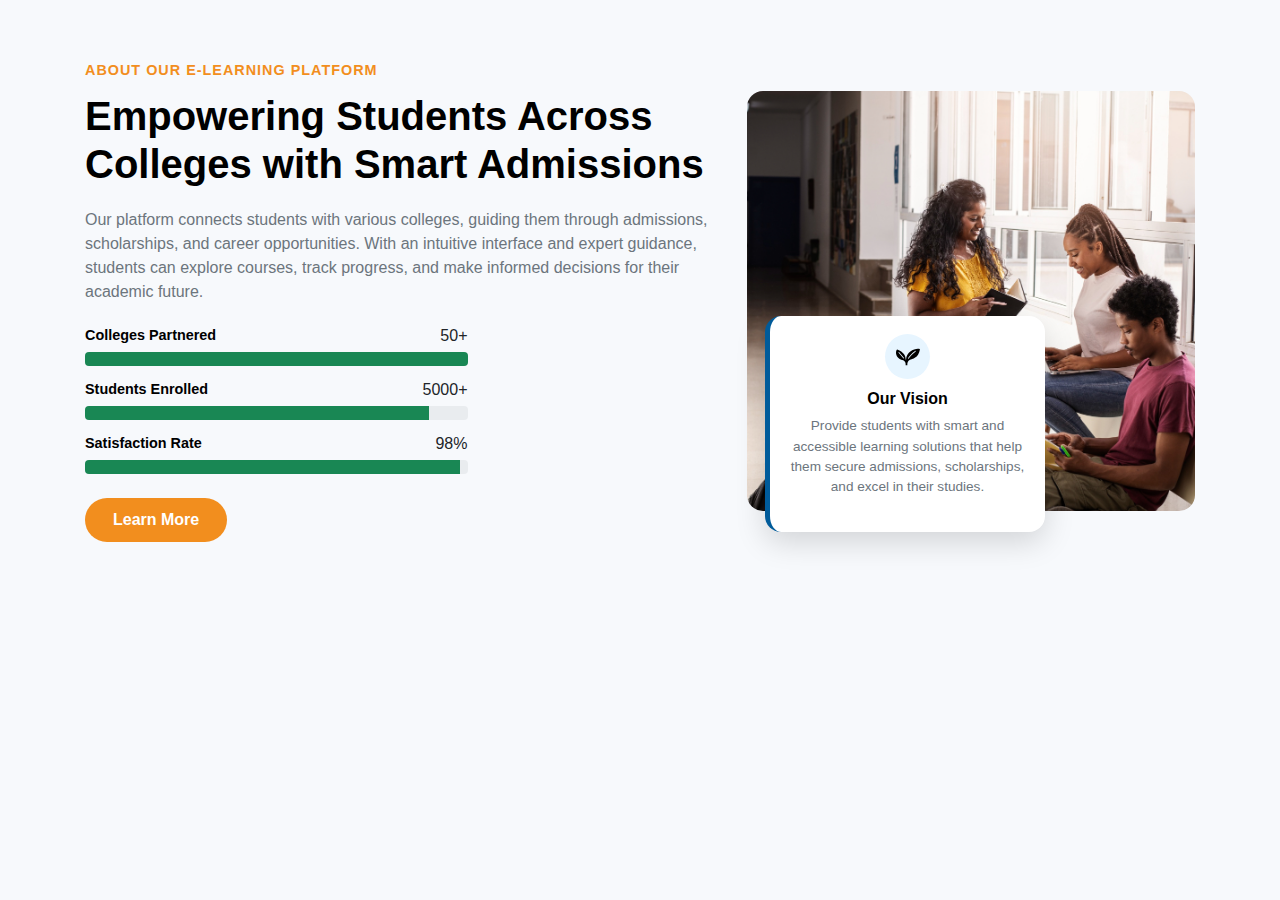
<file: Aboutus.html>
<!DOCTYPE html>
<html lang="en">

<head>
  <meta charset="UTF-8">
  <meta name="viewport" content="width=device-width, initial-scale=1.0">
  <title>E-Learning Hero Section</title>

  <!-- Bootstrap CSS -->
  <link rel="stylesheet" href="https://cdn.jsdelivr.net/npm/bootstrap@5.3.3/dist/css/bootstrap.min.css">

  <style>
    :root {
      --bot-N-primary: #005b9a;
      --bot-N-primary-dark: #f28e1e;
      --bot-N-text-dark: #000;
      --bot-N-bg-light: #f7f9fc;
      --bot-N-text-light: #fff;
    }

    body {
      font-family: 'Poppins', sans-serif;
      background-color: var(--bot-N-bg-light);
    }

    /* ========================= about Section ========================= */
    .msc-agrotech-services-hero {
      padding: 60px 15px;
      position: relative;
      overflow-x: hidden;
    }

    /* Left Content */
    .msc-agrotech-services-hero-subtitle {
      color: var(--bot-N-primary-dark);
      font-weight: 600;
      letter-spacing: 1px;
      margin-bottom: 10px;
      text-transform: uppercase;
      font-size: 0.9rem;
    }

    .msc-agrotech-services-hero-title {
      font-weight: 800;
      font-size: 2.5rem;
      line-height: 1.2;
      margin-bottom: 20px;
      color: var(--bot-N-text-dark);
    }

    .msc-agrotech-services-hero-description {
      color: #6c757d;
      font-size: 1rem;
      margin-bottom: 20px;
    }

    /* Progress bars */
    .msc-agrotech-services-hero-progress p {
      margin-bottom: 0;
      font-weight: 500;
      color: var(--bot-N-text-dark);
      font-size: 0.9rem;
    }

    .msc-agrotech-services-hero-progress .progress {
      height: 14px;
      border-radius: 4px;
      margin-bottom: 12px;
    }

    .msc-agrotech-services-hero-btn {
      background-color: var(--bot-N-primary-dark);
      color: var(--bot-N-text-light);
      border: none;
      font-weight: 600;
      transition: all 0.3s ease;
      padding: 10px 28px;
    }

    .msc-agrotech-services-hero-btn:hover {
      background-color:var(--bot-N-primary-dark);
    }

    /* Right Content */
    .msc-right-services-hero-section {
      position: relative;
      width: 100%;
      display: flex;
      align-items: center;
      justify-content: center;
    }

    .msc-right-services-hero-section img {
      width: 100%;
      object-fit: cover;
      border-radius: 1rem;
      min-height: 380px;
      max-height: 420px;
      transition: all 0.3s ease;
    }

    /* Card overlay */
    .msc-agrotech-services-hero-card {
      position: absolute;
      bottom:-5%;
      right:10px;
      transform: translateX(-50%);
      max-width: 280px;
      text-align: center;
      background: #fff;
      border-radius: 1rem;
      padding: 18px;
      box-shadow: 0 10px 30px rgba(0, 0, 0, 0.15);
      border-left: 5px solid var(--bot-N-primary);
      z-index: 2;
    }

    .msc-agrotech-services-hero-card-title {
      font-weight: 700;
      font-size: 1rem;
      margin-top: 10px;
      color: var(--bot-N-text-dark);
    }

    .msc-agrotech-services-hero-card-text {
      font-size: 0.85rem;
      color: #6c757d;
      margin-top: 8px;
    }

    .msc-agrotech-services-hero-card .icon {
      width: 45px;
      height: 45px;
      display: flex;
      align-items: center;
      justify-content: center;
      margin: 0 auto 10px;
      border-radius: 50%;
      background-color: #e7f5ff;
      color: var(--bot-N-primary);
    }

    /* ========================= Responsive ========================= */
    @media (max-width: 992px) {
      .msc-agrotech-services-hero-card {
        position: absolute;
        bottom: 5%;
        left: 50%;
        transform: translateX(-50%);
        max-width: 240px;
        padding: 15px;
      }

      .msc-agrotech-services-hero-title {
        font-size: 2rem;
      }

      .msc-right-services-hero-section img {
        min-height: 480px;
        max-height: 520px;
      }
    }

    @media (max-width: 576px) {
      .msc-agrotech-services-hero {
        padding: 40px 10px;
      }

      .msc-agrotech-services-hero-title {
        font-size: 1.6rem;
      }

      .msc-agrotech-services-hero-description {
        font-size: 0.95rem;
      }

      .msc-agrotech-services-hero-progress .progress,
      .msc-agrotech-services-hero-progress .d-flex {
        width: 100% !important;
      }

      .msc-right-services-hero-section img {
        min-height: 220px;
        max-height: 260px;
      }

      .msc-agrotech-services-hero-card {
        max-width: 200px;
        padding: 12px;
        bottom: -25%;
        left: 25%;
        overflow: visible;
      }
    
    }

    /* =======about */
  </style>
</head>

<body>
  <!-- about Section -->
  <section class="msc-agrotech-services-hero container">
    <div class="row align-items-center">
      <!-- Left Column -->
      <div class="col-lg-7">
        <p class="msc-agrotech-services-hero-subtitle">About Our E-Learning Platform</p>
        <h1 class="msc-agrotech-services-hero-title">Empowering Students Across Colleges with Smart Admissions</h1>
        <p class="msc-agrotech-services-hero-description">
          Our platform connects students with various colleges, guiding them through admissions, scholarships, and career opportunities.
          With an intuitive interface and expert guidance, students can explore courses, track progress, and make informed decisions
          for their academic future.
        </p>

        <!-- Progress Bars -->
        <div class="msc-agrotech-services-hero-progress mb-4">
          <div class="d-flex justify-content-between align-items-center mb-1" style="width: 60%;">
            <p class="mb-0"><strong>Colleges Partnered</strong></p>
            <span>50+</span>
          </div>
          <div class="progress" style="width: 60%;">
            <div class="progress-bar bg-success" style="width: 100%;"></div>
          </div>

          <div class="d-flex justify-content-between align-items-center mb-1" style="width: 60%;">
            <p class="mb-0"><strong>Students Enrolled</strong></p>
            <span>5000+</span>
          </div>
          <div class="progress" style="width: 60%;">
            <div class="progress-bar bg-success" style="width: 90%;"></div>
          </div>

          <div class="d-flex justify-content-between align-items-center mb-1" style="width: 60%;">
            <p class="mb-0"><strong>Satisfaction Rate</strong></p>
            <span>98%</span>
          </div>
          <div class="progress" style="width: 60%;">
            <div class="progress-bar bg-success" style="width: 98%;"></div>
          </div>
        </div>

        <button class="msc-agrotech-services-hero-btn btn rounded-pill">Learn More</button>
      </div>

      <!-- Right Column -->
      <div class="col-lg-5 mt-4 mt-lg-0">
        <div class="msc-right-services-hero-section">
          <img src="./assets/img/elerning.jpg" alt="E-learning Illustration">

          <!-- Card Overlay -->
          <div class="msc-agrotech-services-hero-card">
            <div class="icon">
              <svg xmlns="http://www.w3.org/2000/svg" viewBox="0 0 512 512" width="24" height="24">
                <path d="M214.2,319.991L214.2,319.991C197.34,301.585,232.293,180.319,27.075,97.569 
                  c-33.75,6.125-71.688,176.672,127.719,228.844c59.609,29.797,50.219,79.469,50.219,107.078h38.344 
                  c0,0-15.688-87.578,54.375-119.672c47.672-21.828,179.328-28.828,214.265-225.547
                  C445.387,49.757,208.825,124.835,214.2,319.991z 
                  M165.84,286.804c-4.063,2.813-9.641,1.797-12.453-2.266c-19.516-28.266-73.484-93.484-97.344-117.281 
                  c-3.5-3.484-3.5-9.156,0-12.641c3.484-3.5,9.156-3.5,12.641,0c25.344,25.391,78.688,89.859,99.422,119.734 
                  C170.918,278.413,169.903,283.991,165.84,286.804z 
                  M415.965,141.663c-65.25,41.234-118.578,109.844-142.625,147.109 
                  c-2.672,4.141-8.219,5.328-12.359,2.656c-4.141-2.688-5.328-8.219-2.641-12.375
                  c25.141-38.766,79.141-108.766,148.047-152.5 
                  c4.172-2.656,9.688-1.406,12.344,2.766C421.372,133.491,420.137,139.007,415.965,141.663z" />
              </svg>
            </div>
            <h5 class="msc-agrotech-services-hero-card-title">Our Vision</h5>
            <p class="msc-agrotech-services-hero-card-text">
              Provide students with smart and accessible learning solutions that help them secure admissions, scholarships, and excel in their studies.
            </p>
          </div>
        </div>
      </div>

    </div>
  </section>

  <!-- ===end about -->
</body>

</html>
</file>
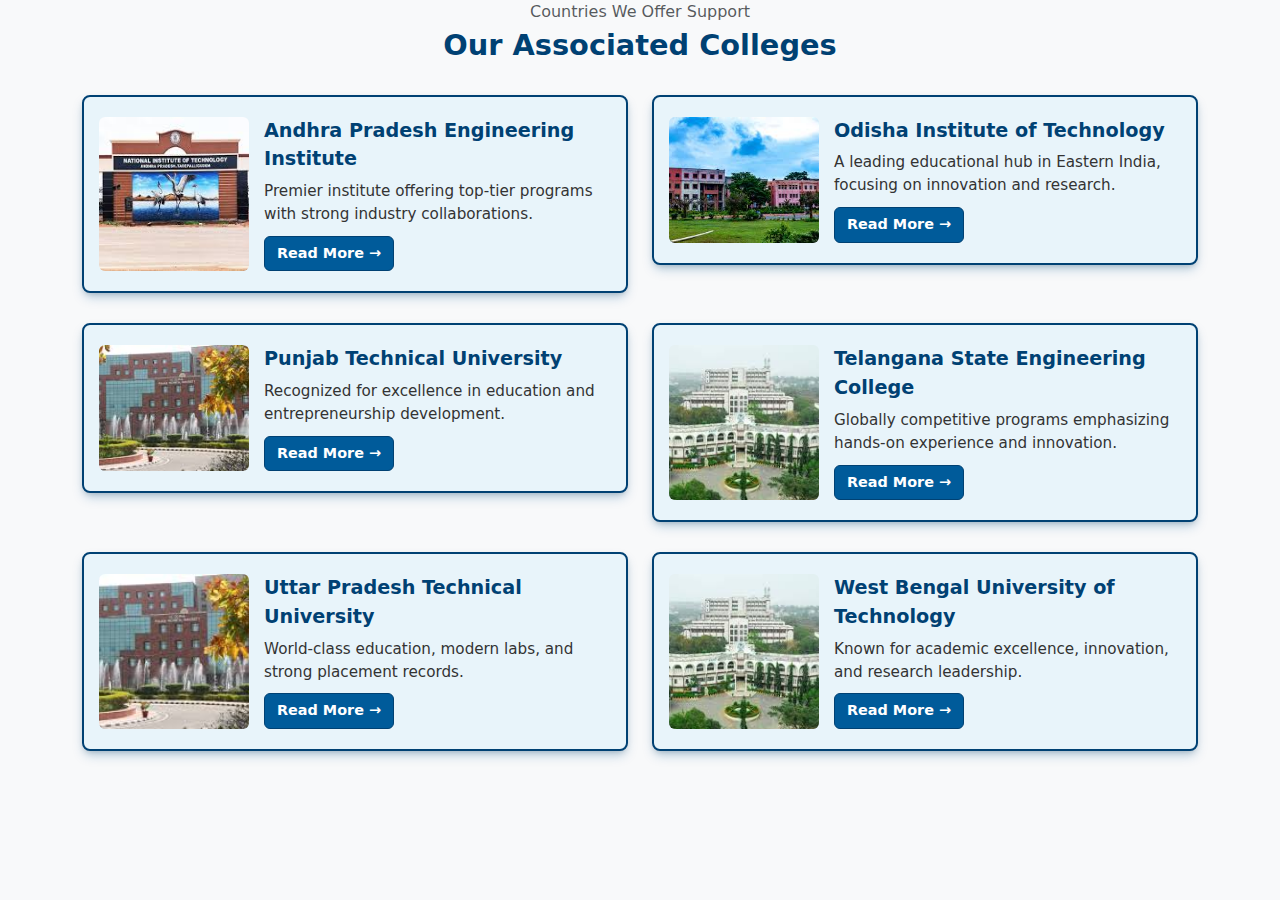
<file: colege.html>
<!DOCTYPE html>
<html lang="en">

<head>
  <meta charset="UTF-8">
  <meta name="viewport" content="width=device-width, initial-scale=1.0">
  <title>Subh Chandra Foundation – Services</title>

  <!-- ✅ Bootstrap CSS -->
  <link href="https://cdn.jsdelivr.net/npm/bootstrap@5.3.3/dist/css/bootstrap.min.css" rel="stylesheet">

  <style>
    :root {
      --bot-N-primary: #005b9a;
      --bot-N-primary-dark: #004173;
      --bot-N-accent: #f28e1e;
    }

    /* =====  college Card Design ===== */
    .msc-agrotech-services-card-design-card {
      display: flex;
      gap: 15px;
      align-items: stretch;
      padding: 20px 15px;
      margin-bottom: 30px;
      border-radius: 8px;
      transition: all 0.3s ease;
      background-color: #e8f4fa;
      border: 2px solid var(--bot-N-primary-dark);
      box-shadow: rgba(0, 91, 154, 0.25) 0px 6px 12px -2px,
        rgba(0, 0, 0, 0.25) 0px 3px 7px -3px;
    }

    .msc-agrotech-services-card-design-card:hover {
      transform: translateY(-6px);
      box-shadow: 0 6px 18px rgba(0, 91, 154, 0.3);
      border-color: var(--bot-N-accent);
    }

    .msc-agrotech-services-card-design-card img {
      width: 150px;
      height: auto;
      object-fit: cover;
      border-radius: 6px;
    }

    .msc-agrotech-services-card-design-content {
      flex-grow: 1;
    }

    .msc-agrotech-services-card-design-title {
      font-size: 1.2rem;
      font-weight: 700;
      color: var(--bot-N-primary-dark);
      margin-bottom: 6px;
    }

    .msc-agrotech-services-card-design-subtitle {
      font-size: 0.95rem;
      color: #333;
      margin-bottom: 10px;
    }

    .msc-agrotech-services-title {
      font-size: 1.8rem;
      font-weight: 700;
      text-align: center;
      margin-bottom: 2rem;
      color: var(--bot-N-primary-dark);
      text-transform: capitalize;
    }

    /* Buttons */
    .btn-primary {
      background-color: var(--bot-N-primary);
      border-color: var(--bot-N-primary-dark);
      transition: 0.3s;
      font-size: 0.9rem;
      display: inline-flex;
      align-items: center;
      gap: 6px;
      font-weight: 600;
    }

    .btn-primary:hover {
      background-color: var(--bot-N-accent);
      border-color: var(--bot-N-accent);
      color: #fff;
    }

    /* Responsive */
    @media (max-width: 768px) {
      .msc-agrotech-services-card-design-card {
        flex-direction: column;
        align-items: center;
        text-align: center;
      }

      .msc-agrotech-services-card-design-card img {
        width: 100%;
        height: 200px;
      }
    }
    /* end college */
  </style>
</head>

<body style="background-color: #f8f9fa;">

  <!-- ===== Associated Colleges Section ===== -->
  <section class="msc-agrotech-card-main-section mb-5">
    <div class="container">
      <p class="text-center text-muted mb-1">Countries We Offer Support</p>
      <h5 class="msc-agrotech-services-title">Our Associated Colleges</h5>

      <div class="row">

        <!-- Andhra Pradesh -->
        <div class="col-md-6">
          <div class="msc-agrotech-services-card-design-card">
            <img src="./assets/img/Andhra Pradesh Engineering Institute.jpg" alt="Andhra Pradesh College">
            <div class="msc-agrotech-services-card-design-content">
              <div class="msc-agrotech-services-card-design-title">Andhra Pradesh Engineering Institute</div>
              <p class="msc-agrotech-services-card-design-subtitle">
                Premier institute offering top-tier programs with strong industry collaborations.
              </p>
              <a href="https://www.andhrauniversity.edu.in/" target="_blank" class="btn btn-primary">
                Read More →
              </a>
            </div>
          </div>
        </div>

        <!-- Odisha -->
        <div class="col-md-6">
          <div class="msc-agrotech-services-card-design-card">
            <img src="./assets/img/Odisha Institute of Technology.jpg" alt="Odisha College">
            <div class="msc-agrotech-services-card-design-content">
              <div class="msc-agrotech-services-card-design-title">Odisha Institute of Technology</div>
              <p class="msc-agrotech-services-card-design-subtitle">
                A leading educational hub in Eastern India, focusing on innovation and research.
              </p>
              <a href="https://www.bput.ac.in/" target="_blank" class="btn btn-primary">
                Read More →
              </a>
            </div>
          </div>
        </div>

        <!-- Punjab -->
        <div class="col-md-6">
          <div class="msc-agrotech-services-card-design-card">
            <img src="./assets/img/Punjab Technical University.jpg" alt="Punjab College">
            <div class="msc-agrotech-services-card-design-content">
              <div class="msc-agrotech-services-card-design-title">Punjab Technical University</div>
              <p class="msc-agrotech-services-card-design-subtitle">
                Recognized for excellence in education and entrepreneurship development.
              </p>
              <a href="https://ptu.ac.in/" target="_blank" class="btn btn-primary">
                Read More →
              </a>
            </div>
          </div>
        </div>

        <!-- Telangana -->
        <div class="col-md-6">
          <div class="msc-agrotech-services-card-design-card">
            <img src="./assets/img/Telangana State Engineering College.jpg" alt="Telangana College">
            <div class="msc-agrotech-services-card-design-content">
              <div class="msc-agrotech-services-card-design-title">Telangana State Engineering College</div>
              <p class="msc-agrotech-services-card-design-subtitle">
                Globally competitive programs emphasizing hands-on experience and innovation.
              </p>
              <a href="https://jntuh.ac.in/" target="_blank" class="btn btn-primary">
                Read More →
              </a>
            </div>
          </div>
        </div>

        <!-- Uttar Pradesh -->
        <div class="col-md-6">
          <div class="msc-agrotech-services-card-design-card">
            <img src="./assets/img/Punjab Technical University.jpg" alt="Uttar Pradesh College">
            <div class="msc-agrotech-services-card-design-content">
              <div class="msc-agrotech-services-card-design-title">Uttar Pradesh Technical University</div>
              <p class="msc-agrotech-services-card-design-subtitle">
                World-class education, modern labs, and strong placement records.
              </p>
              <a href="https://aktu.ac.in/" target="_blank" class="btn btn-primary">
                Read More →
              </a>
            </div>
          </div>
        </div>

        <!-- West Bengal -->
        <div class="col-md-6">
          <div class="msc-agrotech-services-card-design-card">
            <img src="./assets/img/Telangana State Engineering College.jpg" alt="West Bengal College">
            <div class="msc-agrotech-services-card-design-content">
              <div class="msc-agrotech-services-card-design-title">West Bengal University of Technology</div>
              <p class="msc-agrotech-services-card-design-subtitle">
                Known for academic excellence, innovation, and research leadership.
              </p>
              <a href="https://makautwb.ac.in/" target="_blank" class="btn btn-primary">
                Read More →
              </a>
            </div>
          </div>
        </div>

      </div>
    </div>
  </section>
<!--  college -->
  <!-- ✅ Bootstrap JS -->
  <script src="https://cdn.jsdelivr.net/npm/bootstrap@5.3.3/dist/js/bootstrap.bundle.min.js"></script>
</body>

</html>
</file>
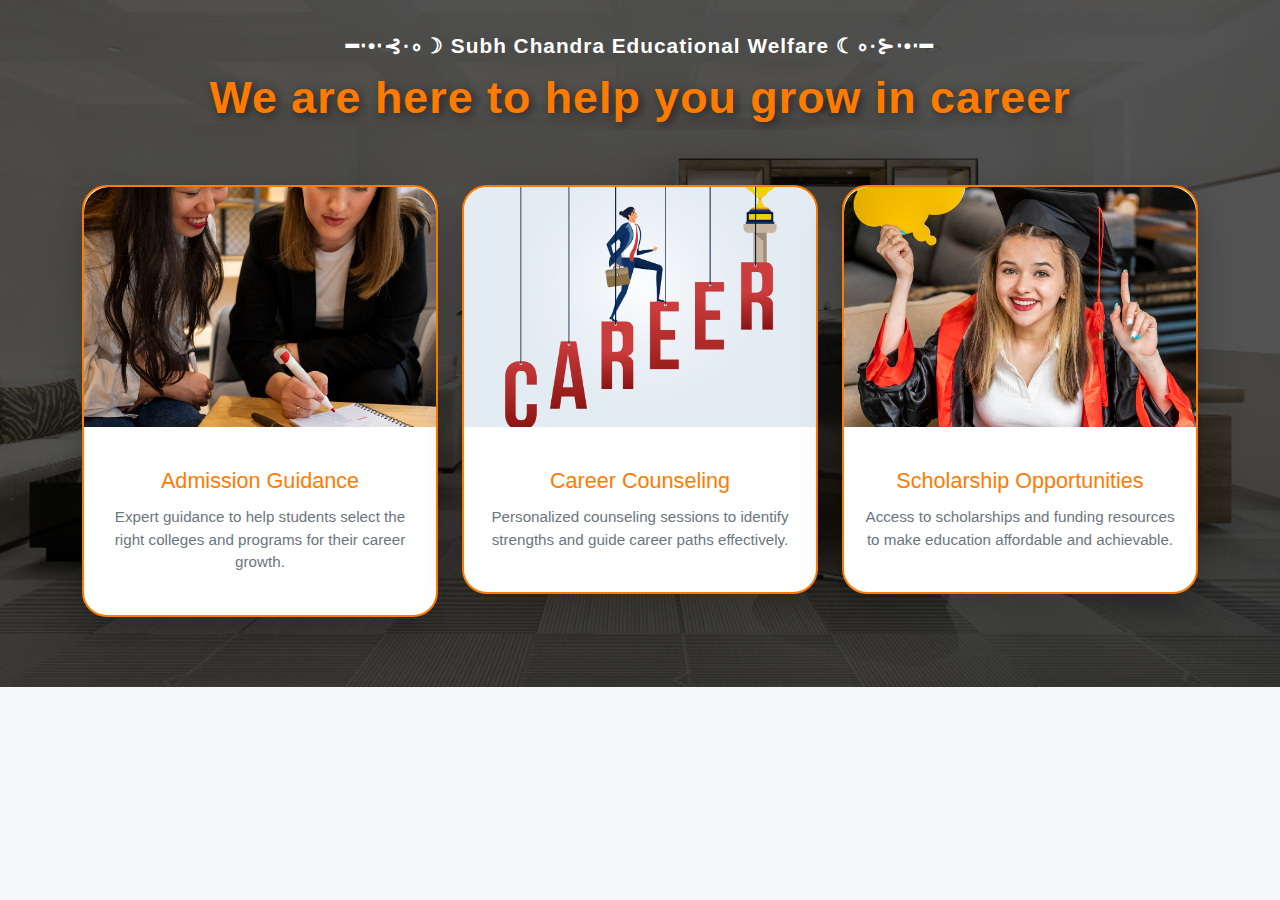
<file: feature.html>
<!DOCTYPE html>
<html lang="en">
<head>
  <meta charset="UTF-8">
  <meta name="viewport" content="width=device-width, initial-scale=1.0">
  <title>Feature Section Enhanced</title>
  <link href="https://cdn.jsdelivr.net/npm/bootstrap@5.3.3/dist/css/bootstrap.min.css" rel="stylesheet">
  <style>
    :root {
      --primary-color: #ff7b00; 
      --secondary-color: #0d6efd; 
      --text-dark: #222;
      --text-light: #fff;
    }

    body {
      margin: 0;
      padding: 0;
      font-family: "Poppins", sans-serif;
      background: #f4f7fa;
    }

    /* ================= Feature Section ================= */
    .feature-section {
      position: relative;
      padding: 30px 15px;
      background: url('./assets/img/fearu-bg.jpg') no-repeat center center/cover;
      color: #fff;
    }

    /* Dark overlay */
    .feature-section::before {
      content: "";
      position: absolute;
      top: 0;
      left: 0;
      width: 100%;
      height: 100%;
      background: rgba(0, 0, 0, 0.67);
      z-index: 0;
    }

    .feature-section .container {
      position: relative;
      z-index: 1;
    }

    /* Heading & Subheading */
    .feature-section .section-heading {
      text-align: center;
      margin-bottom: 60px;
    }

    .feature-section .section-heading h1 {
      font-size: 2.8rem;
      font-weight: 900;
      letter-spacing: 1px;
      color: var(--primary-color);
      text-shadow: 3px 3px 10px rgba(0,0,0,0.5);
    }

    .feature-section .section-heading p {
      font-size: 1.3rem;
      font-weight: 700;
      color: #fff;
      margin-bottom: 10px;
      letter-spacing: 1px;
    }

    /* Feature Card */
    .feature-card {
      position: relative;
      background: #fff;
      border-radius: 25px;
      border: 2px solid var(--primary-color);
      overflow: hidden;
      text-align: center;
      box-shadow: 0 15px 40px rgba(0,0,0,0.25);
      transition: all 0.5s ease;
      margin-bottom: 40px;
      transform-style: preserve-3d;
      animation: float 6s ease-in-out infinite;
    }

    @keyframes float {
      0% { transform: translateY(0px); }
      50% { transform: translateY(-8px); }
      100% { transform: translateY(0px); }
    }

    .feature-card:hover {
      transform: translateY(-20px) scale(1.05) rotateX(1deg);
      box-shadow: 0 25px 50px rgba(0,0,0,0.35);
    }

    /* Image Box */
    .feature-card .image-box {
      width: 100%;
      height: 240px;
      overflow: hidden;
      border-top-left-radius: 25px;
      border-top-right-radius: 25px;
    }

    .feature-card .image-box img {
      width: 100%;
      height: 100%;
      object-fit: cover;
      object-position: center center;
      transition: transform 0.5s ease;
    }

    .feature-card:hover .image-box img {
      transform: scale(1.1);
    }

    /* Text */
    .feature-card .text {
      padding: 25px 15px;
    }

    .feature-card .text h3 {
      font-size: 1.35rem;
      margin-bottom: 12px;
      color: var(--primary-color);
      transition: color 0.3s ease;
    }

    .feature-card .text h3 a {
      text-decoration: none;
      color: inherit;
    }

    .feature-card .text p {
      font-size: 0.95rem;
      color: #6c757d;
    }

    /* Responsive */
    @media(max-width: 992px){
      .feature-card .image-box { height: 200px; }
      .feature-section .section-heading h1 { font-size: 2.2rem; }
      .feature-section .section-heading p { font-size: 1.1rem; }
    }

    @media(max-width: 576px){
      .feature-card .image-box { height: 250px; }
      .feature-card .text h3 { font-size: 1.1rem; }
      .feature-card .text p { font-size: 0.85rem; }
      .feature-section .section-heading h1 { font-size: 1.8rem; }
      .feature-section .section-heading p { font-size: 1rem; }
    }
/* feature */
  </style>
</head>
<body>

  <!-- Feature Section -->
  <section class="feature-section">
    <div class="container">
      
      <!-- Heading -->
      <div class="section-heading">
        <p>━⋅•⋅⊰∙∘☽ Subh Chandra Educational Welfare ☾∘∙⊱⋅•⋅━</p>
        <h1>We are here to help you grow in career</h1>
      </div>

      <div class="row justify-content-center">

        <!-- Feature Block 1 -->
        <div class="col-lg-4 col-md-6 col-sm-12 feature-block">
          <div class="feature-card">
            <figure class="image-box">
              <img src="./assets/img/Admission Guidance.jpg" alt="Admission Guidance">
            </figure>
            <div class="text">
              <h3><a href="admission-guidance.php">Admission Guidance</a></h3>
              <p>Expert guidance to help students select the right colleges and programs for their career growth.</p>
            </div>
          </div>
        </div>

        <!-- Feature Block 2 -->
        <div class="col-lg-4 col-md-6 col-sm-12 feature-block">
          <div class="feature-card">
            <figure class="image-box">
              <img src="./assets/img/Career Counsling.jpg" alt="Career Counseling">
            </figure>
            <div class="text">
              <h3><a href="career-counsling.php">Career Counseling</a></h3>
              <p>Personalized counseling sessions to identify strengths and guide career paths effectively.</p>
            </div>
          </div>
        </div>

        <!-- Feature Block 3 -->
        <div class="col-lg-4 col-md-6 col-sm-12 feature-block">
          <div class="feature-card">
            <figure class="image-box">
              <img src="./assets/img/Scholarship opptunity.jpg" alt="Scholarship Opportunities">
            </figure>
            <div class="text">
              <h3><a href="scholarship.php">Scholarship Opportunities</a></h3>
              <p>Access to scholarships and funding resources to make education affordable and achievable.</p>
            </div>
          </div>
        </div>

      </div>
    </div>
  </section>
<!-- === edn feature -->
</body>
</html>
</file>
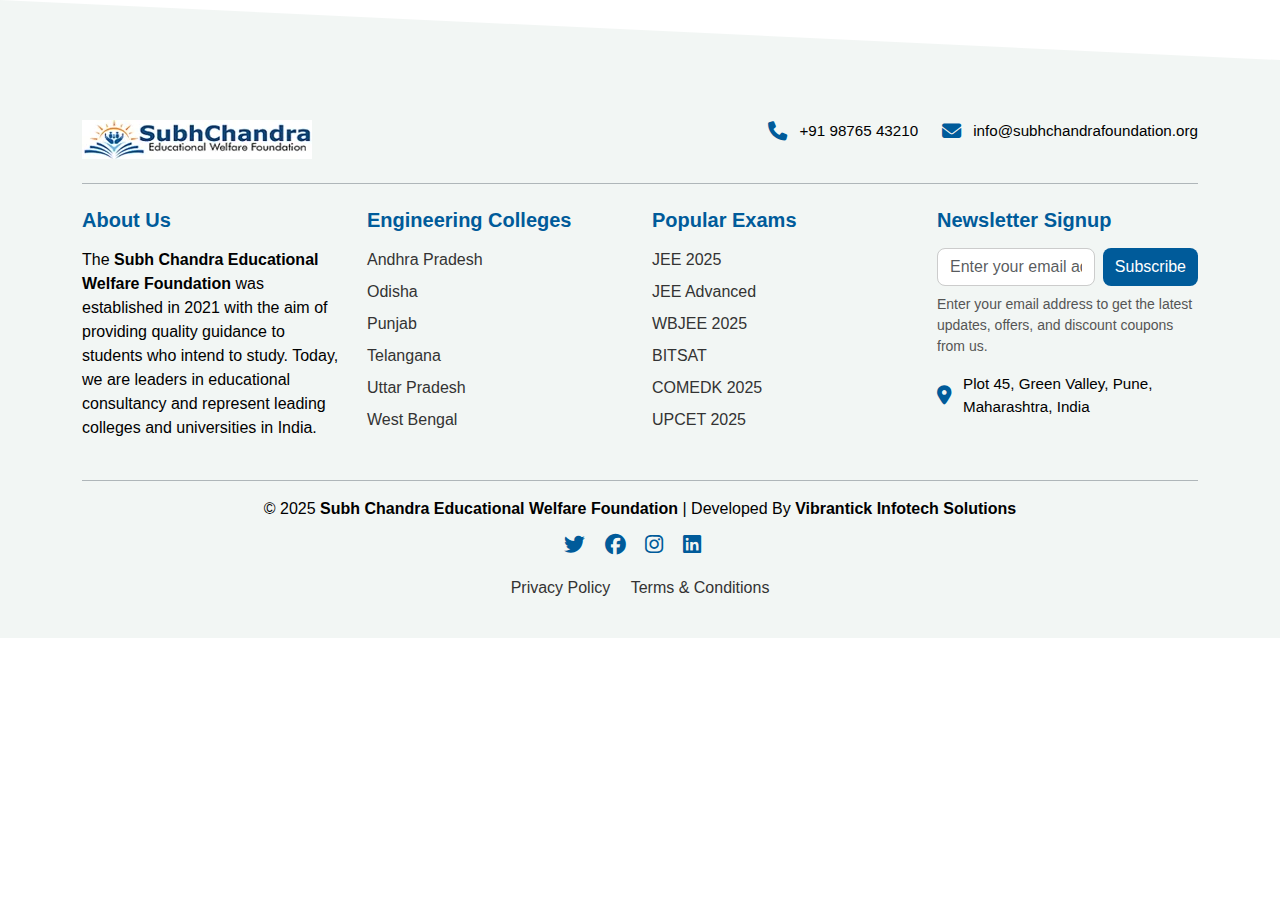
<file: footer.html>
<!DOCTYPE html>
<html lang="en">

<head>
    <meta charset="UTF-8">
    <meta name="viewport" content="width=device-width, initial-scale=1.0">
    <title>Subh Chandra Educational Welfare Foundation - Footer</title>

    <!-- Bootstrap CSS -->
    <link href="https://cdn.jsdelivr.net/npm/bootstrap@5.3.3/dist/css/bootstrap.min.css" rel="stylesheet">
    <!-- Font Awesome -->
    <link rel="stylesheet" href="https://cdnjs.cloudflare.com/ajax/libs/font-awesome/6.5.0/css/all.min.css">

    <style>
        :root {
            --bot-N-primary: #005b9a;
            --bot-N-primary-dark: #f28e1e;
        }

        /* =============== Footer Section =============== */
        .msc-agrotech-footer {
            position: relative;
            background: #f2f6f4;
            color: #000;
            font-family: 'Segoe UI', sans-serif;
            padding: 60px 20px 30px;
            overflow: hidden;
        }

        .triangle {
            width: 100%;
            height: 60px;
            aspect-ratio: 1;
            clip-path: polygon(0 0, 100% 100%, 0 100%);
            background: linear-gradient(90deg, #f2f6f4, #f2f6f4);
        }

        .msc-agrotech-footer h5 {
            color: var(--bot-N-primary);
            font-weight: 700;
            margin-bottom: 1rem;
        }

        .msc-agrotech-footer__link {
            color: #333;
            text-decoration: none;
            display: block;
            margin-bottom: 0.5rem;
            transition: color 0.3s ease, text-decoration 0.3s ease;
        }

        .msc-agrotech-footer__link:hover {
            color: var(--bot-N-primary-dark);
            text-decoration: underline;
        }

        .msc-agrotech-footer__logo img {
            max-height: 70px;
            width: auto;
        }

        .msc-agrotech-footer__contact-item {
            display: flex;
            align-items: center;
            gap: 0.75rem;
            margin-bottom: 1rem;
            font-size: 0.95rem;
        }

        .msc-agrotech-footer__contact-item i {
            color: var(--bot-N-primary);
            font-size: 1.2rem;
        }

        .msc-agrotech-footer__subscribe-form {
            display: flex;
            gap: 0.5rem;
            flex-wrap: nowrap;
            width: 100%;
        }

        .msc-agrotech-footer__subscribe-form input {
            flex: 1;
            border-radius: 0.5rem;
            border: 1px solid #ccc;
            transition: border-color 0.3s;
        }

        .msc-agrotech-footer__subscribe-form input:focus {
            border-color: var(--bot-N-primary);
            box-shadow: 0 0 0 2px rgba(0, 91, 154, 0.2);
        }

        .msc-agrotech-footer .btn-primary {
            background-color: var(--bot-N-primary);
            border: none;
            border-radius: 0.5rem;
            transition: background-color 0.3s ease;
        }

        .msc-agrotech-footer .btn-primary:hover {
            background-color: var(--bot-N-primary-dark);
        }

        .msc-agrotech-footer small {
            color: #555;
        }

        /* Social Icons */
        .msc-social-icons a {
            color: var(--bot-N-primary);
            margin-right: 15px;
            font-size: 1.3rem;
            transition: color 0.3s, transform 0.3s;
        }

        .msc-social-icons a:hover {
            color: var(--bot-N-primary-dark);
            transform: scale(1.1);
        }

        /* Responsive Fix */
        @media (max-width: 767px) {
            .msc-footer-contact-row {
                flex-direction: column;
                align-items: flex-start;
                gap: 1rem;
            }
        }
        /* =============== Footer Section End =============== */
    </style>

   
</head>

<body>

    <div class="triangle"></div>

    <footer class="msc-agrotech-footer">
        <div class="container">
            <!-- Top Contact Info -->
            <div class="row align-items-center mb-4">
                <div class="col-md-3 mb-3 mb-md-0 text-center text-md-start">
                    <div class="msc-agrotech-footer__logo">
                        <img src="./assets/img/logo-2.webp" alt="Subh Chandra Educational Welfare Foundation Logo">
                    </div>
                </div>

                <div class="col-md-9">
                    <div class="d-flex justify-content-md-end justify-content-center flex-wrap gap-4 msc-footer-contact-row">
                        <div class="msc-agrotech-footer__contact-item">
                            <i class="fas fa-phone"></i>
                            <span>+91 98765 43210</span>
                        </div>
                        <div class="msc-agrotech-footer__contact-item">
                            <i class="fas fa-envelope"></i>
                            <span>info@subhchandrafoundation.org</span>
                        </div>
                    </div>
                </div>
            </div>

            <hr class="border-secondary opacity-50 mb-4">

            <!-- Main Footer Content -->
            <div class="row gy-4">
                <div class="col-md-3 col-sm-6">
                    <h5>About Us</h5>
                    <p>
                        The <strong>Subh Chandra Educational Welfare Foundation</strong> was established in 2021 with
                        the aim of providing quality guidance to students who intend to study. Today, we are leaders in
                        educational consultancy and represent leading colleges and universities in India.
                    </p>
                </div>

                <div class="col-md-3 col-sm-6">
                    <h5>Engineering Colleges</h5>
                    <ul class="list-unstyled">
                        <li><a href="#" class="msc-agrotech-footer__link">Andhra Pradesh</a></li>
                        <li><a href="#" class="msc-agrotech-footer__link">Odisha</a></li>
                        <li><a href="#" class="msc-agrotech-footer__link">Punjab</a></li>
                        <li><a href="#" class="msc-agrotech-footer__link">Telangana</a></li>
                        <li><a href="#" class="msc-agrotech-footer__link">Uttar Pradesh</a></li>
                        <li><a href="#" class="msc-agrotech-footer__link">West Bengal</a></li>
                    </ul>
                </div>

                <div class="col-md-3 col-sm-6">
                    <h5>Popular Exams</h5>
                    <ul class="list-unstyled">
                        <li><a href="#" class="msc-agrotech-footer__link">JEE 2025</a></li>
                        <li><a href="#" class="msc-agrotech-footer__link">JEE Advanced</a></li>
                        <li><a href="#" class="msc-agrotech-footer__link">WBJEE 2025</a></li>
                        <li><a href="#" class="msc-agrotech-footer__link">BITSAT</a></li>
                        <li><a href="#" class="msc-agrotech-footer__link">COMEDK 2025</a></li>
                        <li><a href="#" class="msc-agrotech-footer__link">UPCET 2025</a></li>
                    </ul>
                </div>

                <div class="col-md-3 col-sm-6">
                    <h5>Newsletter Signup</h5>
                    <form class="msc-agrotech-footer__subscribe-form">
                        <input type="email" class="form-control" placeholder="Enter your email address">
                        <button class="btn btn-primary">Subscribe</button>
                    </form>
                    <small class="d-block mt-2">
                        Enter your email address to get the latest updates, offers, and discount coupons from us.
                    </small>
                    <div class="msc-agrotech-footer__contact-item mt-3">
                        <i class="fas fa-map-marker-alt"></i>
                        <span>Plot 45, Green Valley, Pune, Maharashtra, India</span>
                    </div>
                </div>
            </div>

            <hr class="border-secondary opacity-50 mt-4">

            <!-- Bottom Section -->
            <div class="text-center mt-3">
                <p class="mb-1">
                    © 2025 <strong>Subh Chandra Educational Welfare Foundation</strong> |
                    Developed By <b>Vibrantick Infotech Solutions</b>
                </p>
                <div class="msc-social-icons mt-2">
                    <a href="#"><i class="fab fa-twitter"></i></a>
                    <a href="#"><i class="fab fa-facebook"></i></a>
                    <a href="#"><i class="fab fa-instagram"></i></a>
                    <a href="#"><i class="fab fa-linkedin"></i></a>
                </div>
                <div class="mt-3">
                    <a href="#" class="msc-agrotech-footer__link d-inline-block me-3">Privacy Policy</a>
                    <a href="#" class="msc-agrotech-footer__link d-inline-block">Terms & Conditions</a>
                </div>
            </div>
        </div>
    </footer>

    <!-- Bootstrap JS -->
    <script src="https://cdn.jsdelivr.net/npm/bootstrap@5.3.3/dist/js/bootstrap.bundle.min.js"></script>
</body>

</html>
</file>
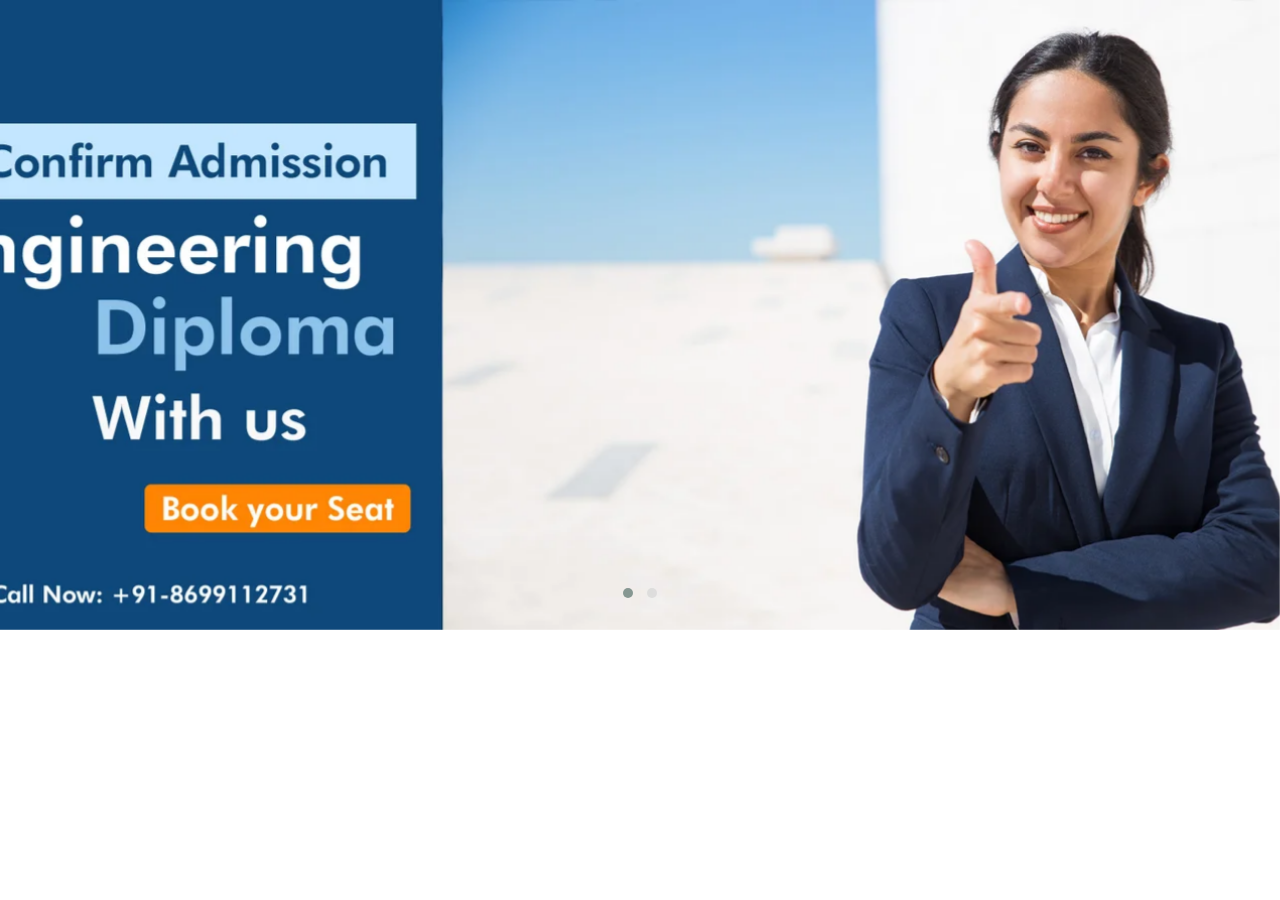
<file: hero.html>
<!DOCTYPE html>
<html lang="en">

<head>
  <meta charset="UTF-8">
  <meta name="viewport" content="width=device-width, initial-scale=1.0">
  <title>Freix Hero Section</title>

  <!-- Bootstrap CSS -->
  <link href="https://cdn.jsdelivr.net/npm/bootstrap@5.3.3/dist/css/bootstrap.min.css" rel="stylesheet">

  <!-- Font Awesome for arrows -->
  <link rel="stylesheet" href="https://cdnjs.cloudflare.com/ajax/libs/font-awesome/6.6.0/css/all.min.css">

  <!-- Owl Carousel CSS -->
  <link rel="stylesheet" href="https://cdnjs.cloudflare.com/ajax/libs/OwlCarousel2/2.3.4/assets/owl.carousel.min.css">
  <link rel="stylesheet" href="https://cdnjs.cloudflare.com/ajax/libs/OwlCarousel2/2.3.4/assets/owl.theme.default.min.css">

  <style>
    /* ============== Hero Section */
    .freix-nk-hero .owl-carousel .item {
      position: relative;
      width: 100%;
      height: 70vh;
      background-size: cover;
      background-position: center;
    }

    /* Mobile fix: show full image */
    @media (max-width: 768px) {
      .freix-nk-hero .owl-carousel .item {
        height: auto; /* auto height for mobile */
      }

      .freix-nk-hero .owl-carousel .item img {
        width: 100%;
        height: auto;
        object-fit: contain; /* show full image */
      }
    }

    /* Dots on top of the image */
    .freix-nk-hero .owl-dots {
      position: absolute;
      bottom: 20px;
      left: 50%;
      transform: translateX(-50%);
      z-index: 10;
    }

    .freix-nk-hero .owl-dot span {
      width: 12px;
      height: 12px;
      background: #fff;
      opacity: 0.7;
    }

    .freix-nk-hero .owl-dot.active span {
      background: #f28e1e;
      opacity: 1;
    }

    /* Desktop images */
    .freix-nk-hero .owl-carousel .item img {
      width: 100%;
      height: 100%;
      object-fit: cover;
    }

    /* =============hero end ===================== */
  </style>
</head>

<body>
  <!-- Hero Section Start -->
  <section class="freix-nk-hero position-relative">
    <div class="owl-carousel owl-theme">
      <div class="item">
        <img src="./assets/img/bannermain.webp" alt="">
      </div>
      <div class="item">
        <img src="./assets/img/banner-1---Copy.webp" alt="">
      </div>
    </div>
  </section>
  <!-- Hero Section End -->

  <!-- jQuery -->
  <script src="https://cdnjs.cloudflare.com/ajax/libs/jquery/3.7.1/jquery.min.js"></script>
  <!-- Bootstrap JS -->
  <script src="https://cdn.jsdelivr.net/npm/bootstrap@5.3.3/dist/js/bootstrap.bundle.min.js"></script>
  <!-- Owl Carousel JS -->
  <script src="https://cdnjs.cloudflare.com/ajax/libs/OwlCarousel2/2.3.4/owl.carousel.min.js"></script>

  <script>
    $(document).ready(function () {
      $(".freix-nk-hero .owl-carousel").owlCarousel({
        items: 1,
        loop: true,
        autoplay: true,
        autoplayTimeout: 3000, // 5 seconds
        autoplayHoverPause: true,
        smartSpeed: 1000,
        nav: false,
        dots: true, // enable pagination
        navText: ['<i class="fa-solid fa-angle-left"></i>', '<i class="fa-solid fa-angle-right"></i>'],
      });
    });
  </script>
</body>

</html>
</file>
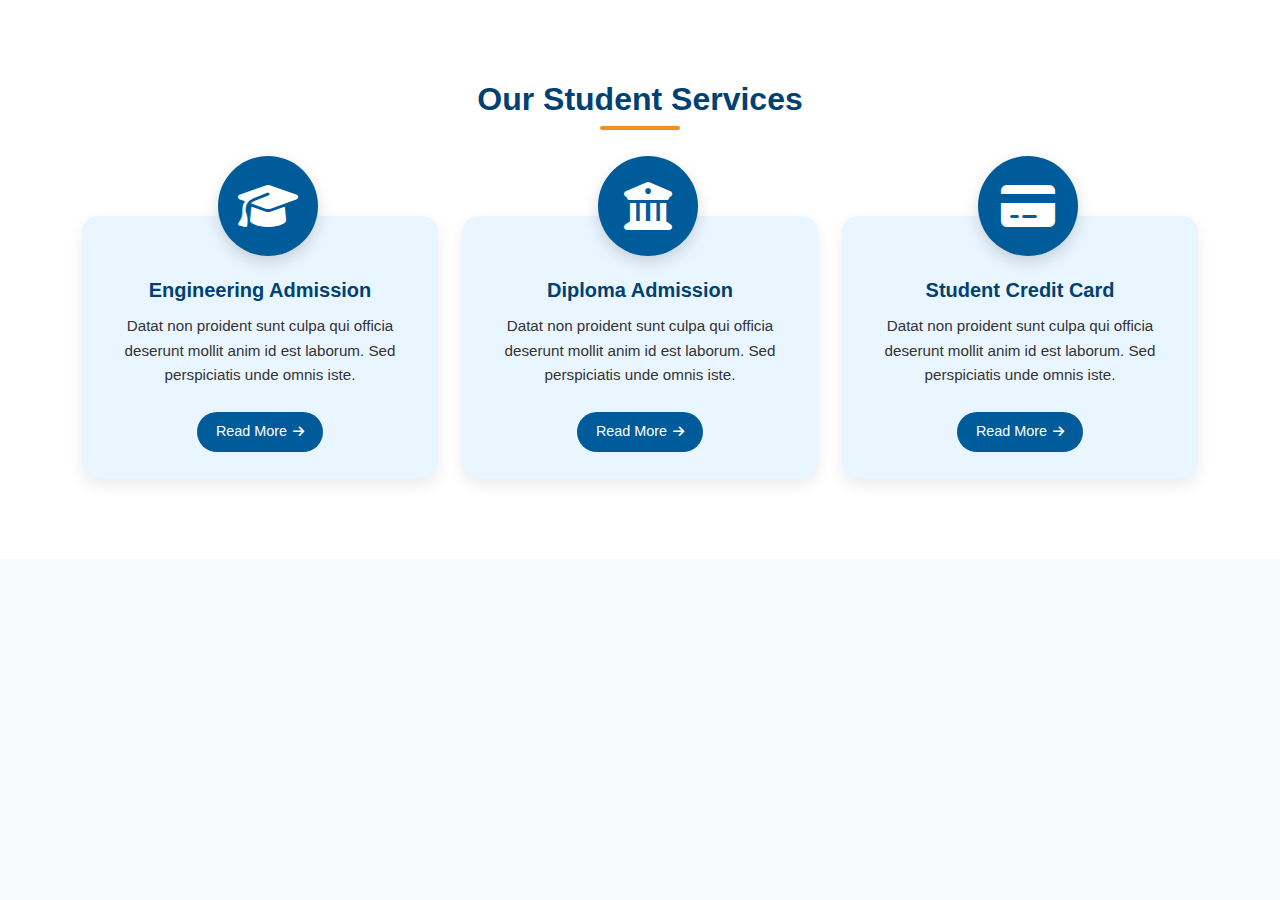
<file: SPER.html>
<!DOCTYPE html>
<html lang="en">

<head>
    <meta charset="UTF-8">
    <meta name="viewport" content="width=device-width, initial-scale=1.0">
    <title>Subh Chandra Foundation – Student Services</title>

    <!-- Bootstrap CSS -->
    <link href="https://cdn.jsdelivr.net/npm/bootstrap@5.3.3/dist/css/bootstrap.min.css" rel="stylesheet">

    <!-- Font Awesome -->
    <link href="https://cdnjs.cloudflare.com/ajax/libs/font-awesome/6.5.0/css/all.min.css" rel="stylesheet">

    <style>
        :root {
            --primary-color: #005b9a;
            --primary-dark: #004173;
            --accent-color: #f28e1e;
            --card-bg: #eaf6ff;
        }

        body {
            font-family: "Poppins", sans-serif;
            background-color: #f9fafc;
            overflow-x: hidden;
        }

        /* Section Title */
        .service-section {
            padding: 80px 0;
            text-align: center;
            background-color: #fff;
        }

        .service-section h2 {
            color: var(--primary-dark);
            font-weight: 700;
            font-size: 2rem;
            margin-bottom: 50px;
            position: relative;
            display: inline-block;
        }

        .service-section h2::after {
            content: "";
            width: 80px;
            height: 4px;
            background-color: var(--accent-color);
            position: absolute;
            bottom: -12px;
            left: 50%;
            transform: translateX(-50%);
            border-radius: 2px;
        }

        /* Service Card */
        .service-card {
            background: var(--card-bg);
            border-radius: 16px;
            padding: 60px 25px 25px;
            text-align: center;
            box-shadow: 0 6px 15px rgba(0, 0, 0, 0.08);
            transition: all 0.3s ease;
            border: 2px solid transparent;
            position: relative;
            margin-top: 3rem;
        }

        .service-card:hover {
            transform: translateY(-6px);
            border-color: var(--accent-color);
            box-shadow: 0 10px 20px rgba(0, 91, 154, 0.15);
        }

        /* Circle Icon at top */
        .service-card .icon-circle {
            width: 100px;
            height: 100px;
            background-color: var(--primary-color);
            border-radius: 50%;
            display: flex;
            align-items: center;
            justify-content: center;
            margin: 0 auto;
            margin-top: -60px;
            /* move circle above card */
            box-shadow: 0 6px 15px rgba(0, 0, 0, 0.15);
        }

        .service-card .icon-circle i {
            font-size: 3rem;
            color: #fff;
            transition: 0.3s ease;
        }

        .service-card:hover .icon-circle i {
            color: var(--accent-color);
        }

        .service-card h5 {
            color: var(--primary-dark);
            font-weight: 700;
            margin-bottom: 12px;
        }

        .service-card p {
            color: #333;
            font-size: 0.95rem;
            line-height: 1.6;
            margin-bottom: 25px;
        }

        .icon-circle {
            position: absolute;
            left: 38%;
            top: -1%;
        }

        /* Button Styling */
        .service-card a.btn {
            background-color: var(--primary-color);
            color: #fff;
            font-size: 0.9rem;
            border-radius: 30px;
            padding: 8px 18px;
            display: inline-flex;
            align-items: center;
            gap: 6px;
            transition: 0.3s ease;
        }

        .service-card a.btn i {
            font-size: 0.8rem;
            /* smaller arrow */
            margin-top: 1px;
        }

        .service-card a.btn:hover {
            background-color: var(--accent-color);
            color: #fff;
        }

        .service-card a.btn:hover i {
            transform: translateX(3px);
        }

        /* Responsive */
        @media (max-width: 768px) {
            .service-card {
                margin-bottom: 25px;
            }
        }
    </style>
</head>

<body>

    <!-- ===== Student Services Section ===== -->
    <section class="service-section">
        <div class="container">
            <h2>Our Student Services</h2>
            <div class="row justify-content-center g-4">

                <!-- Engineering Admission -->
                <div class="col-md-4">
                    <div class="service-card">
                        <div class="icon-circle"><i class="fas fa-graduation-cap"></i></div>
                        <h5>Engineering Admission</h5>
                        <p>Datat non proident sunt culpa qui officia deserunt mollit anim id est laborum. Sed
                            perspiciatis unde omnis iste.</p>
                        <a href="#" class="btn">Read More <i class="fas fa-arrow-right"></i></a>
                    </div>
                </div>

                <!-- Diploma Admission -->
                <div class="col-md-4">
                    <div class="service-card">
                        <div class="icon-circle"><i class="fas fa-university"></i></div>
                        <h5>Diploma Admission</h5>
                        <p>Datat non proident sunt culpa qui officia deserunt mollit anim id est laborum. Sed
                            perspiciatis unde omnis iste.</p>
                        <a href="#" class="btn">Read More <i class="fas fa-arrow-right"></i></a>
                    </div>
                </div>

                <!-- Student Credit Card -->
                <div class="col-md-4">
                    <div class="service-card">
                        <div class="icon-circle"><i class="fas fa-credit-card"></i></div>
                        <h5>Student Credit Card</h5>
                        <p>Datat non proident sunt culpa qui officia deserunt mollit anim id est laborum. Sed
                            perspiciatis unde omnis iste.</p>
                        <a href="#" class="btn">Read More <i class="fas fa-arrow-right"></i></a>
                    </div>
                </div>

            </div>
        </div>
    </section>

    <!-- Bootstrap JS -->
    <script src="https://cdn.jsdelivr.net/npm/bootstrap@5.3.3/dist/js/bootstrap.bundle.min.js"></script>
</body>

</html>
</file>
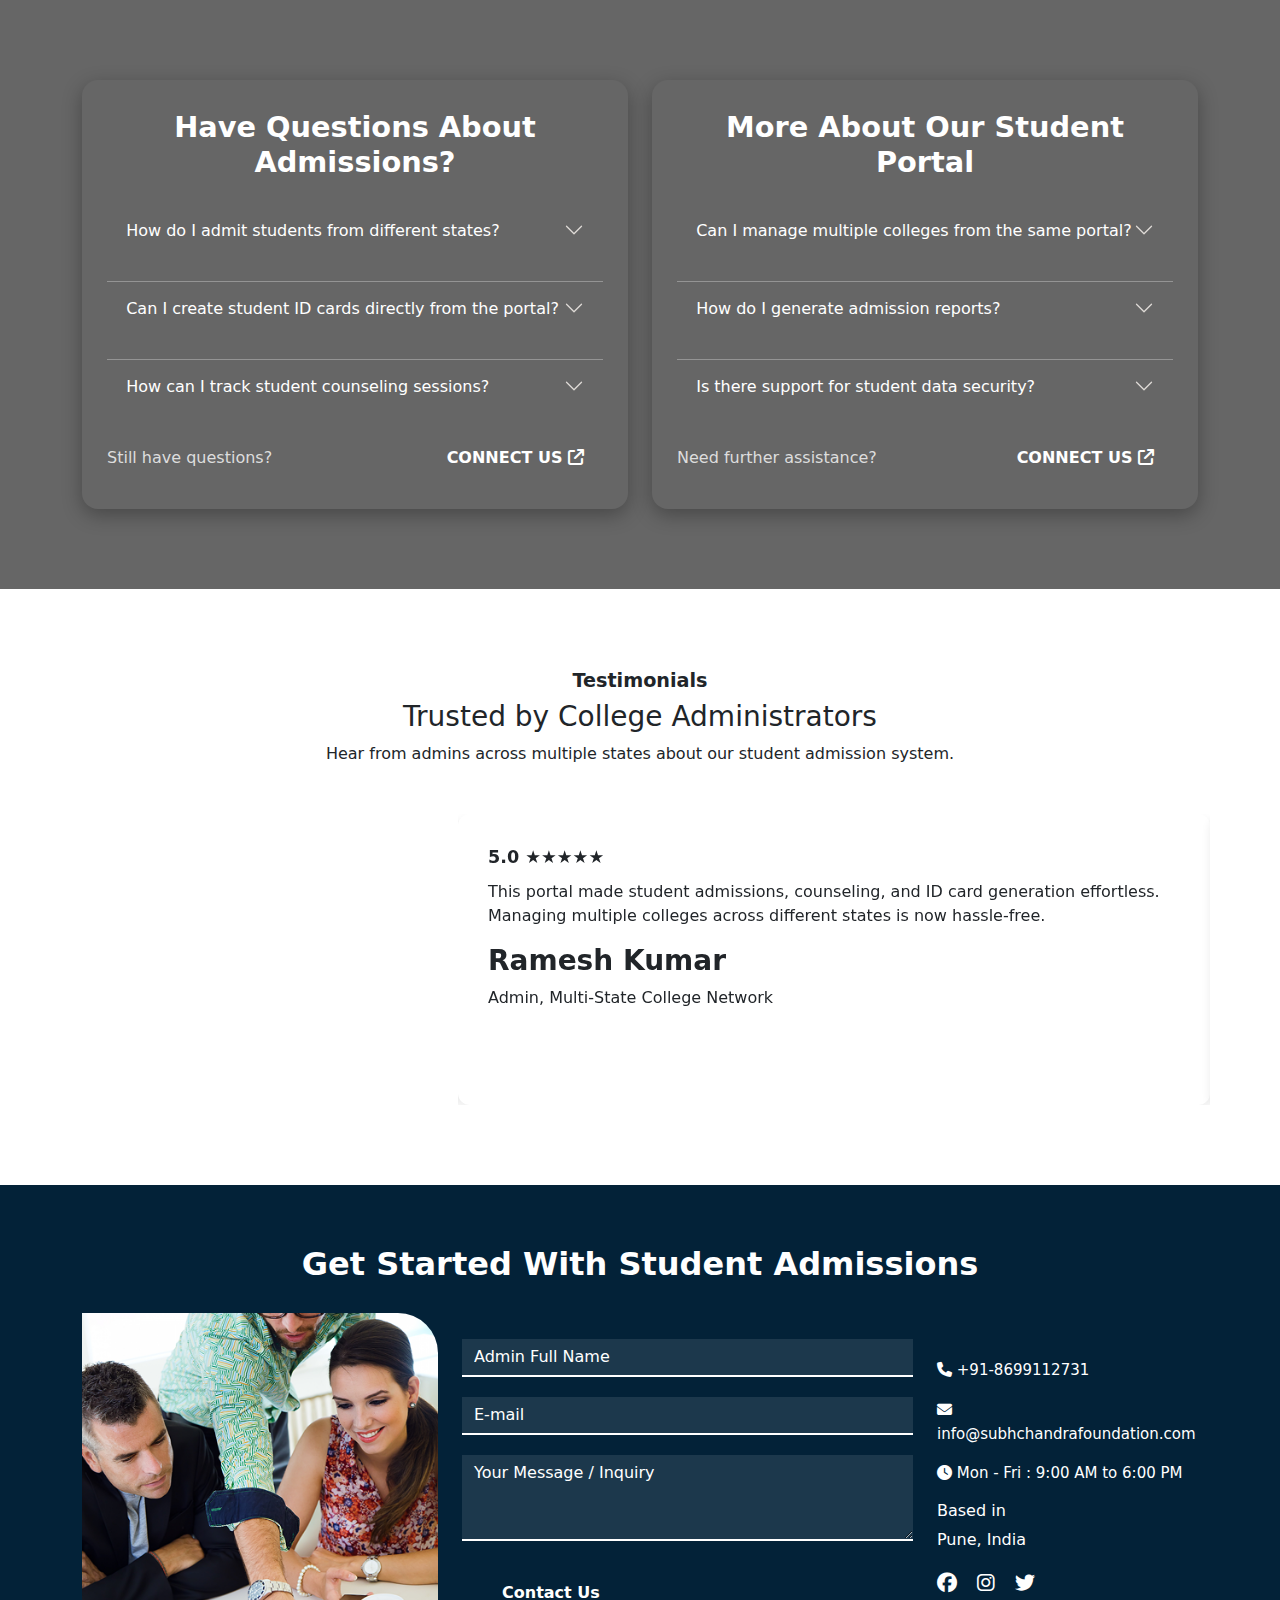
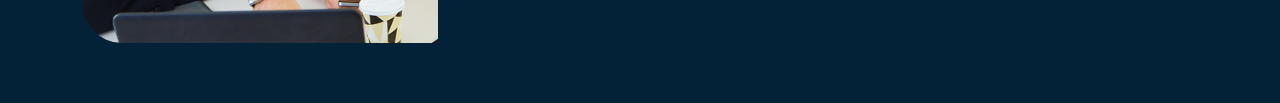
<file: tesmonial.html>
<!DOCTYPE html>
<html lang="en">

<head>
    <meta charset="UTF-8">
    <meta name="viewport" content="width=device-width, initial-scale=1.0">
    <title>Student Admission Portal - Testimonials Carousel</title>

    <!-- FontAwesome for icons -->
    <link href="https://cdnjs.cloudflare.com/ajax/libs/font-awesome/6.5.0/css/all.min.css" rel="stylesheet">

    <!-- Bootstrap CSS -->
    <link href="https://cdn.jsdelivr.net/npm/bootstrap@5.3.3/dist/css/bootstrap.min.css" rel="stylesheet">

    <!-- Owl Carousel CSS -->
    <link rel="stylesheet"
        href="https://cdnjs.cloudflare.com/ajax/libs/OwlCarousel2/2.3.4/assets/owl.carousel.min.css" />
    <link rel="stylesheet"
        href="https://cdnjs.cloudflare.com/ajax/libs/OwlCarousel2/2.3.4/assets/owl.theme.default.min.css" />
    <style>
        .bot-N-faq {
            background: linear-gradient(rgba(0, 0, 0, 0.6), rgba(0, 0, 0, 0.6)),
                url("https://images.unsplash.com/photo-1600880292203-757bb62b4baf?auto=format&fit=crop&w=1350&q=80");
            background-size: cover;
            background-position: center;
            display: flex;
            align-items: center;
            justify-content: center;
            padding: 80px 20px;
        }

        .bot-N-faq-card {
            background: var(--bot-N-primary);
            border-radius: 16px;
            padding: 30px 25px;
            color: #fff;
            width: 100%;
            max-width: 650px;
            box-shadow: 0 6px 20px rgba(0, 0, 0, 0.3);
            transition: transform 0.3s ease, box-shadow 0.3s ease;
        }

        .bot-N-faq-card:hover {
            transform: translateY(-5px);
            box-shadow: 0 10px 25px rgba(0, 0, 0, 0.4);
        }

        .bot-N-faq-card h2 {
            font-weight: 700;
            margin-bottom: 25px;
            text-align: center;
            font-size: 1.8rem;
        }

        .bot-N-faq .accordion-button {
            background: transparent;
            color: #fff;
            font-weight: 500;
            box-shadow: none;
            padding: 1rem 1.2rem;
            border-radius: 8px;
            transition: 0.3s;
        }

        .bot-N-faq .accordion-button.collapsed:hover {
            background: rgba(255, 255, 255, 0.1);
        }

        .bot-N-faq .accordion-button::after {
            filter: invert(1);
        }

        .bot-N-faq .accordion-item {
            border: none;
            border-bottom: 1px solid rgba(255, 255, 255, 0.3);
            background: transparent;
        }

        .bot-N-faq .accordion-body {
            color: #ddd;
            padding: 10px 1.2rem 15px;
        }

        .bot-N-faq-footer {
            display: flex;
            justify-content: space-between;
            align-items: center;
            margin-top: 25px;
            flex-wrap: wrap;
            gap: 10px;
        }

        .bot-N-faq-footer p {
            margin: 0;
            color: #ddd;
        }

        .bot-N-faq-footer .btn {
            background: var(--bot-N-primary-dark);
            color: #fff;
            font-weight: 600;
            border-radius: 6px;
            padding: 8px 18px;
            transition: 0.3s;
        }

        .bot-N-faq-footer .btn:hover {
            background: #fff;
            color: var(--bot-N-primary);
        }

        /* ==================== TESTIMONIAL SECTION ==================== */
        .bot-N-testmonila {
            padding: 80px 0;
        }

        .bot-N-testmonila .section-title {
            font-weight: 700;
            color: var(--bot-N-primary-dark);
            display: flex;
            justify-content: center;
            margin-bottom: 0.5rem;
            font-size: 1.2rem;
        }

        /* Left side (static) */
        .bot-N-testmonila-left {
            background: var(--bot-N-primary);
            color: #fff;
            border-radius: 12px;
            padding: 30px;
            text-align: center;
            height: 100%;
        }

        .bot-N-testmonila-left h2 {
            font-size: 2.5rem;
            font-weight: 700;
        }

        .bot-N-testmonila-left .stars {
            color: var(--bot-N-accent);
            margin: 10px 0;
        }

        /* Right side (carousel) */
        .bot-N-testmonila-right {
            background: #fff;
            border-radius: 12px;
            padding: 30px;
            border-top: 4px solid var(--bot-N-primary-dark);
            box-shadow: 0 4px 10px rgba(0, 0, 0, 0.08);
            position: relative;
        }

        .bot-N-testmonila-rating {
            font-size: 1.1rem;
            color: var(--bot-N-primary-dark);
            font-weight: 600;
            margin-bottom: 10px;
        }

        .bot-N-testmonila-right h3 {
            color: var(--bot-N-primary);
            font-weight: 700;
            margin-top: 10px;
        }

        /* Custom prev/next buttons inside right card */
        .bot-N-testmonila-arrows {
            display: flex;
            gap: 10px;
            margin-top: 20px;
        }

        .bot-N-testmonila-arrows button {
            width: 45px;
            height: 45px;
            border-radius: 50%;
            border: none;
            color: #fff;
            cursor: pointer;
            background: var(--bot-N-primary);
            transition: 0.3s;
        }

        .bot-N-testmonila-arrows button:hover {
            background: var(--bot-N-primary-dark);
        }

        /* Owl carousel item spacing */
        .owl-carousel .item {
            padding: 0;
        }

        /* ==================== CONTACT SECTION ==================== */
        .bot-n-contact-section {
            padding: 60px 0;
            background-color: #032238;
            color: #fff;
        }

        .bot-n-contact-section h2 {
            font-weight: 600;
            text-align: center;
            margin-bottom: 30px;
        }

        .bot-n-contact-img {
            border-radius: 0 40px 0 40px;
            width: 100%;
            height: 330px;
            object-fit: cover;
        }

        .bot-n-contact-section .form-control {
            background: rgba(255, 255, 255, 0.1);
            border: none;
            border-bottom: 2px solid #fff;
            border-radius: 0;
            color: #fff;
            margin-bottom: 20px;
        }

        .bot-n-contact-section .form-control::placeholder {
            color: var(--bot-N-placeholder);
            opacity: 1;
        }

        .bot-n-contact-section .form-control:focus {
            border-bottom: 2px solid var(--bot-N-primary-dark);
            box-shadow: 0 4px 10px rgba(242, 142, 30, 0.4);
            background: rgba(255, 255, 255, 0.15);
            color: #fff;
        }

        .bot-n-contact-section .bot-n-contact-btn-submit {
            background: var(--bot-N-primary-dark);
            color: #fff;
            border: none;
            padding: 12px 40px;
            border-radius: 30px;
            font-weight: 600;
            transition: 0.3s;
        }

        .bot-n-contact-section .bot-n-contact-btn-submit:hover {
            background: #fff;
            color: var(--bot-N-primary);
        }

        .bot-n-contact-social-icons a {
            color: #fff;
            font-size: 20px;
            margin-right: 15px;
            transition: 0.3s;
        }

        .bot-n-contact-social-icons a:hover {
            color: var(--bot-N-primary-dark);
        }

        @media (max-width: 667px) {
            .bot-n-contact-img-wrapper {
                display: none;
            }
        }
    </style>

</head>

<body>

    <!-- FAQ Section -->
    <section class="bot-N-faq">
        <div class="container">
            <div class="row g-4">
                <!-- Left Card -->
                <div class="col-lg-6 col-12">
                    <div class="bot-N-faq-card">
                        <h2>Have Questions About Admissions?</h2>
                        <div class="accordion accordion-flush" id="faqAccordionLeft">
                            <div class="accordion-item">
                                <h2 class="accordion-header">
                                    <button class="accordion-button collapsed" data-bs-toggle="collapse"
                                        data-bs-target="#faq1">
                                        How do I admit students from different states?
                                    </button>
                                </h2>
                                <div id="faq1" class="accordion-collapse collapse" data-bs-parent="#faqAccordionLeft">
                                    <div class="accordion-body">
                                        Manage admissions and counseling for students across Andhra Pradesh, Odisha,
                                        Punjab, Telangana, Uttar Pradesh, and West Bengal.
                                    </div>
                                </div>
                            </div>

                            <div class="accordion-item">
                                <h2 class="accordion-header">
                                    <button class="accordion-button collapsed" data-bs-toggle="collapse"
                                        data-bs-target="#faq2">
                                        Can I create student ID cards directly from the portal?
                                    </button>
                                </h2>
                                <div id="faq2" class="accordion-collapse collapse" data-bs-parent="#faqAccordionLeft">
                                    <div class="accordion-body">
                                        Yes, once a student is admitted, you can generate personalized ID cards
                                        instantly.
                                    </div>
                                </div>
                            </div>

                            <div class="accordion-item">
                                <h2 class="accordion-header">
                                    <button class="accordion-button collapsed" data-bs-toggle="collapse"
                                        data-bs-target="#faq3">
                                        How can I track student counseling sessions?
                                    </button>
                                </h2>
                                <div id="faq3" class="accordion-collapse collapse" data-bs-parent="#faqAccordionLeft">
                                    <div class="accordion-body">
                                        The portal allows logging, scheduling, and reviewing all counseling sessions for
                                        each student.
                                    </div>
                                </div>
                            </div>
                        </div>

                        <div class="bot-N-faq-footer">
                            <p>Still have questions?</p>
                            <a href="#" class="btn">CONNECT US <i
                                    class="fa-solid fa-arrow-up-right-from-square"></i></a>
                        </div>
                    </div>
                </div>

                <!-- Right Card -->
                <div class="col-lg-6 col-12">
                    <div class="bot-N-faq-card">
                        <h2>More About Our Student Portal</h2>
                        <div class="accordion accordion-flush" id="faqAccordionRight">
                            <div class="accordion-item">
                                <h2 class="accordion-header">
                                    <button class="accordion-button collapsed" data-bs-toggle="collapse"
                                        data-bs-target="#faq4">
                                        Can I manage multiple colleges from the same portal?
                                    </button>
                                </h2>
                                <div id="faq4" class="accordion-collapse collapse" data-bs-parent="#faqAccordionRight">
                                    <div class="accordion-body">
                                        Yes, you can add and manage multiple colleges across different states in a
                                        single dashboard.
                                    </div>
                                </div>
                            </div>

                            <div class="accordion-item">
                                <h2 class="accordion-header">
                                    <button class="accordion-button collapsed" data-bs-toggle="collapse"
                                        data-bs-target="#faq5">
                                        How do I generate admission reports?
                                    </button>
                                </h2>
                                <div id="faq5" class="accordion-collapse collapse" data-bs-parent="#faqAccordionRight">
                                    <div class="accordion-body">
                                        The portal provides automated reports showing student admissions, pending
                                        counseling, and ID card generation status.
                                    </div>
                                </div>
                            </div>

                            <div class="accordion-item">
                                <h2 class="accordion-header">
                                    <button class="accordion-button collapsed" data-bs-toggle="collapse"
                                        data-bs-target="#faq6">
                                        Is there support for student data security?
                                    </button>
                                </h2>
                                <div id="faq6" class="accordion-collapse collapse" data-bs-parent="#faqAccordionRight">
                                    <div class="accordion-body">
                                        All student data is encrypted and securely stored. Only authorized admins can
                                        access sensitive information.
                                    </div>
                                </div>
                            </div>
                        </div>

                        <div class="bot-N-faq-footer">
                            <p>Need further assistance?</p>
                            <a href="#" class="btn">CONNECT US <i
                                    class="fa-solid fa-arrow-up-right-from-square"></i></a>
                        </div>
                    </div>
                </div>
            </div>
        </div>
    </section>

    <!-- Testimonials Section -->
    <!-- Testimonials Section -->
    <section class="bot-N-testmonila container">
        <div class="mb-5 text-center">
            <h4 class="section-title">Testimonials</h4>
            <h3>Trusted by College Administrators</h3>
            <p>Hear from admins across multiple states about our student admission system.</p>
        </div>

        <div class="row g-4 align-items-stretch">
            <!-- Left side (static) -->
            <div class="col-md-4">
                <div class="bot-N-testmonila-left">
                    <h2>4.9</h2>
                    <div class="stars">★★★★★</div>
                    <p>(50+ Reviews)<br>Admins appreciate the streamlined process</p>
                </div>
            </div>

            <!-- Right side (carousel) -->
            <div class="col-md-8">
                <div class="owl-carousel owl-theme">
                    <!-- Slide 1 -->
                    <div class="item">
                        <div class="bot-N-testmonila-right">
                            <div class="bot-N-testmonila-rating">5.0 ★★★★★</div>
                            <p>This portal made student admissions, counseling, and ID card generation effortless.
                                Managing multiple colleges across different states is now hassle-free.</p>
                            <h3>Ramesh Kumar</h3>
                            <p>Admin, Multi-State College Network</p>
                            <div class="bot-N-testmonila-arrows">
                                <button class="prev"><i class="fa-solid fa-arrow-left"></i></button>
                                <button class="next"><i class="fa-solid fa-arrow-right"></i></button>
                            </div>
                        </div>
                    </div>

                    <!-- Slide 2 -->
                    <div class="item">
                        <div class="bot-N-testmonila-right">
                            <div class="bot-N-testmonila-rating">4.8 ★★★★☆</div>
                            <p>The portal simplifies admin work and student management significantly. A must-have tool
                                for colleges.</p>
                            <h3>Sonia Verma</h3>
                            <p>Admin, Delhi College</p>
                            <div class="bot-N-testmonila-arrows">
                                <button class="prev"><i class="fa-solid fa-arrow-left"></i></button>
                                <button class="next"><i class="fa-solid fa-arrow-right"></i></button>
                            </div>
                        </div>
                    </div>

                    <!-- Slide 3 -->
                    <div class="item">
                        <div class="bot-N-testmonila-right">
                            <div class="bot-N-testmonila-rating">4.7 ★★★★☆</div>
                            <p>Very easy to use and supports multi-state management. Admin workflow is smooth and
                                organized.</p>
                            <h3>Amit Sharma</h3>
                            <p>Admin, Pune College</p>
                            <div class="bot-N-testmonila-arrows">
                                <button class="prev"><i class="fa-solid fa-arrow-left"></i></button>
                                <button class="next"><i class="fa-solid fa-arrow-right"></i></button>
                            </div>
                        </div>
                    </div>
                </div>
            </div>
        </div>
    </section>

    <!-- Contact Section -->
    <section class="bot-n-contact-section">
        <div class="container">
            <h2>Get Started With Student Admissions</h2>
            <div class="row align-items-center">
                <div class="col-md-4">
                    <img src="./assets/img/contact.png" class="bot-n-contact-img" alt="Contact">
                </div>

                <div class="col-md-5">
                    <form>
                        <input type="text" class="form-control" placeholder="Admin Full Name">
                        <input type="email" class="form-control" placeholder="E-mail">
                        <textarea class="form-control" rows="3" placeholder="Your Message / Inquiry"></textarea>
                        <button type="submit" class="bot-n-contact-btn-submit mt-2">Contact Us</button>
                    </form>
                </div>

                <div class="col-md-3">
                    <div class="bot-n-contact-info">
                        <p>
                            <a href="tel:+918699112731" style="text-decoration: none; color: #fff; font-size: 15px">
                                <i class="fa-solid fa-phone"></i> +91-8699112731
                            </a>
                        </p>
                        <p>
                            <a href="mailto:info@subhchandrafoundation.com"
                                style="text-decoration: none; color: #fff; font-size: 15px;">
                                <i class="fa-solid fa-envelope"></i> info@subhchandrafoundation.com
                            </a>
                        </p>
                        <p style="font-size: 15px">
                            <i class="fa-solid fa-clock"></i> Mon - Fri : 9:00 AM to 6:00 PM
                        </p>
                    </div>

                    <h6>Based in</h6>
                    <p>Pune, India</p>
                    <div class="bot-n-contact-social-icons">
                        <a href="#"><i class="fab fa-facebook"></i></a>
                        <a href="#"><i class="fab fa-instagram"></i></a>
                        <a href="#"><i class="fab fa-twitter"></i></a>
                    </div>
                </div>
            </div>
        </div>
    </section>



    <!-- jQuery -->
    <script src="https://cdnjs.cloudflare.com/ajax/libs/jquery/3.6.4/jquery.min.js"></script>
    <!-- Owl Carousel JS -->
    <script src="https://cdnjs.cloudflare.com/ajax/libs/OwlCarousel2/2.3.4/owl.carousel.min.js"></script>
    <!-- Bootstrap JS -->
    <script src="https://cdn.jsdelivr.net/npm/bootstrap@5.3.3/dist/js/bootstrap.bundle.min.js"></script>

    <script>
        $(document).ready(function () {
            var owl = $(".owl-carousel");
            owl.owlCarousel({
                items: 1,
                loop: true,
                autoplay: true,
                autoplayTimeout: 2000,
                autoplayHoverPause: true,
                dots: false,
                nav: false,
                smartSpeed: 800
            });

            // Custom prev/next buttons inside each card
            $(".next").click(function () {
                owl.trigger("next.owl.carousel");
            });
            $(".prev").click(function () {
                owl.trigger("prev.owl.carousel");
            });
        });
    </script>

</body>

</html>
</file>
